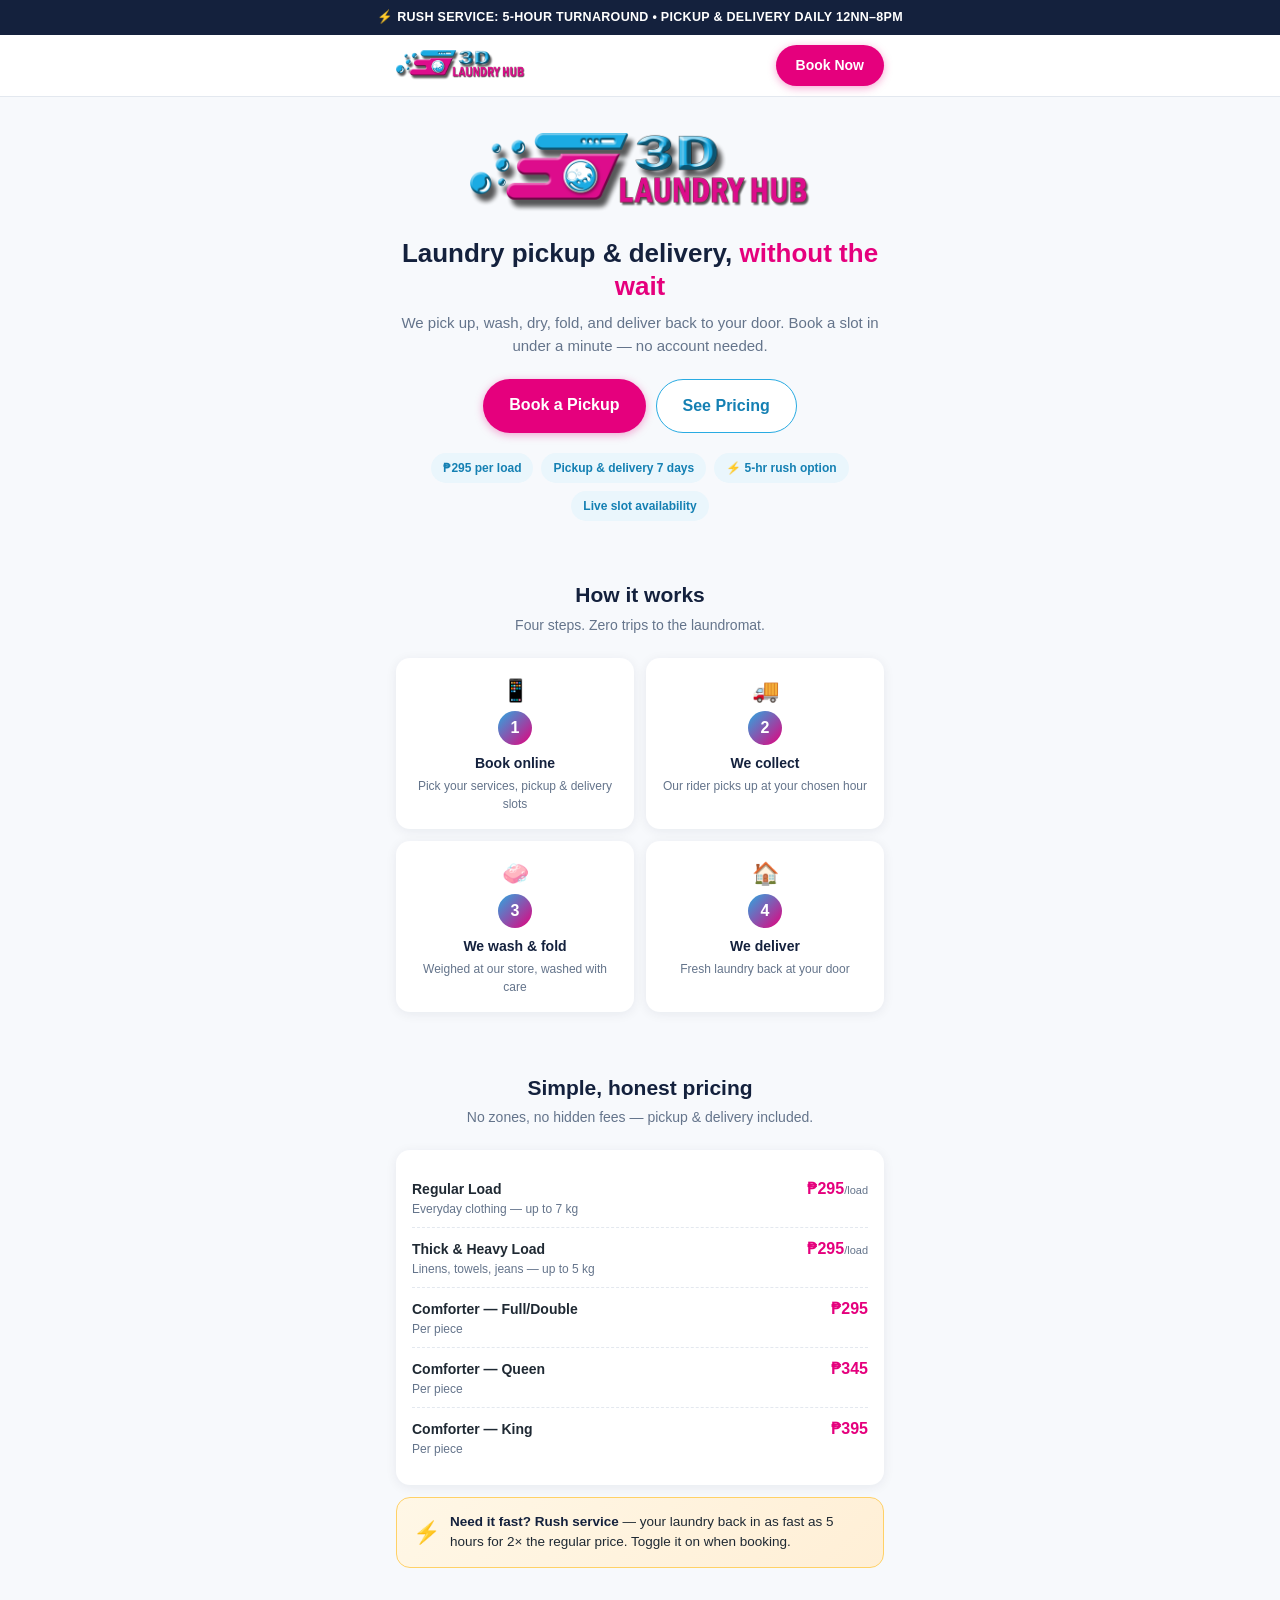
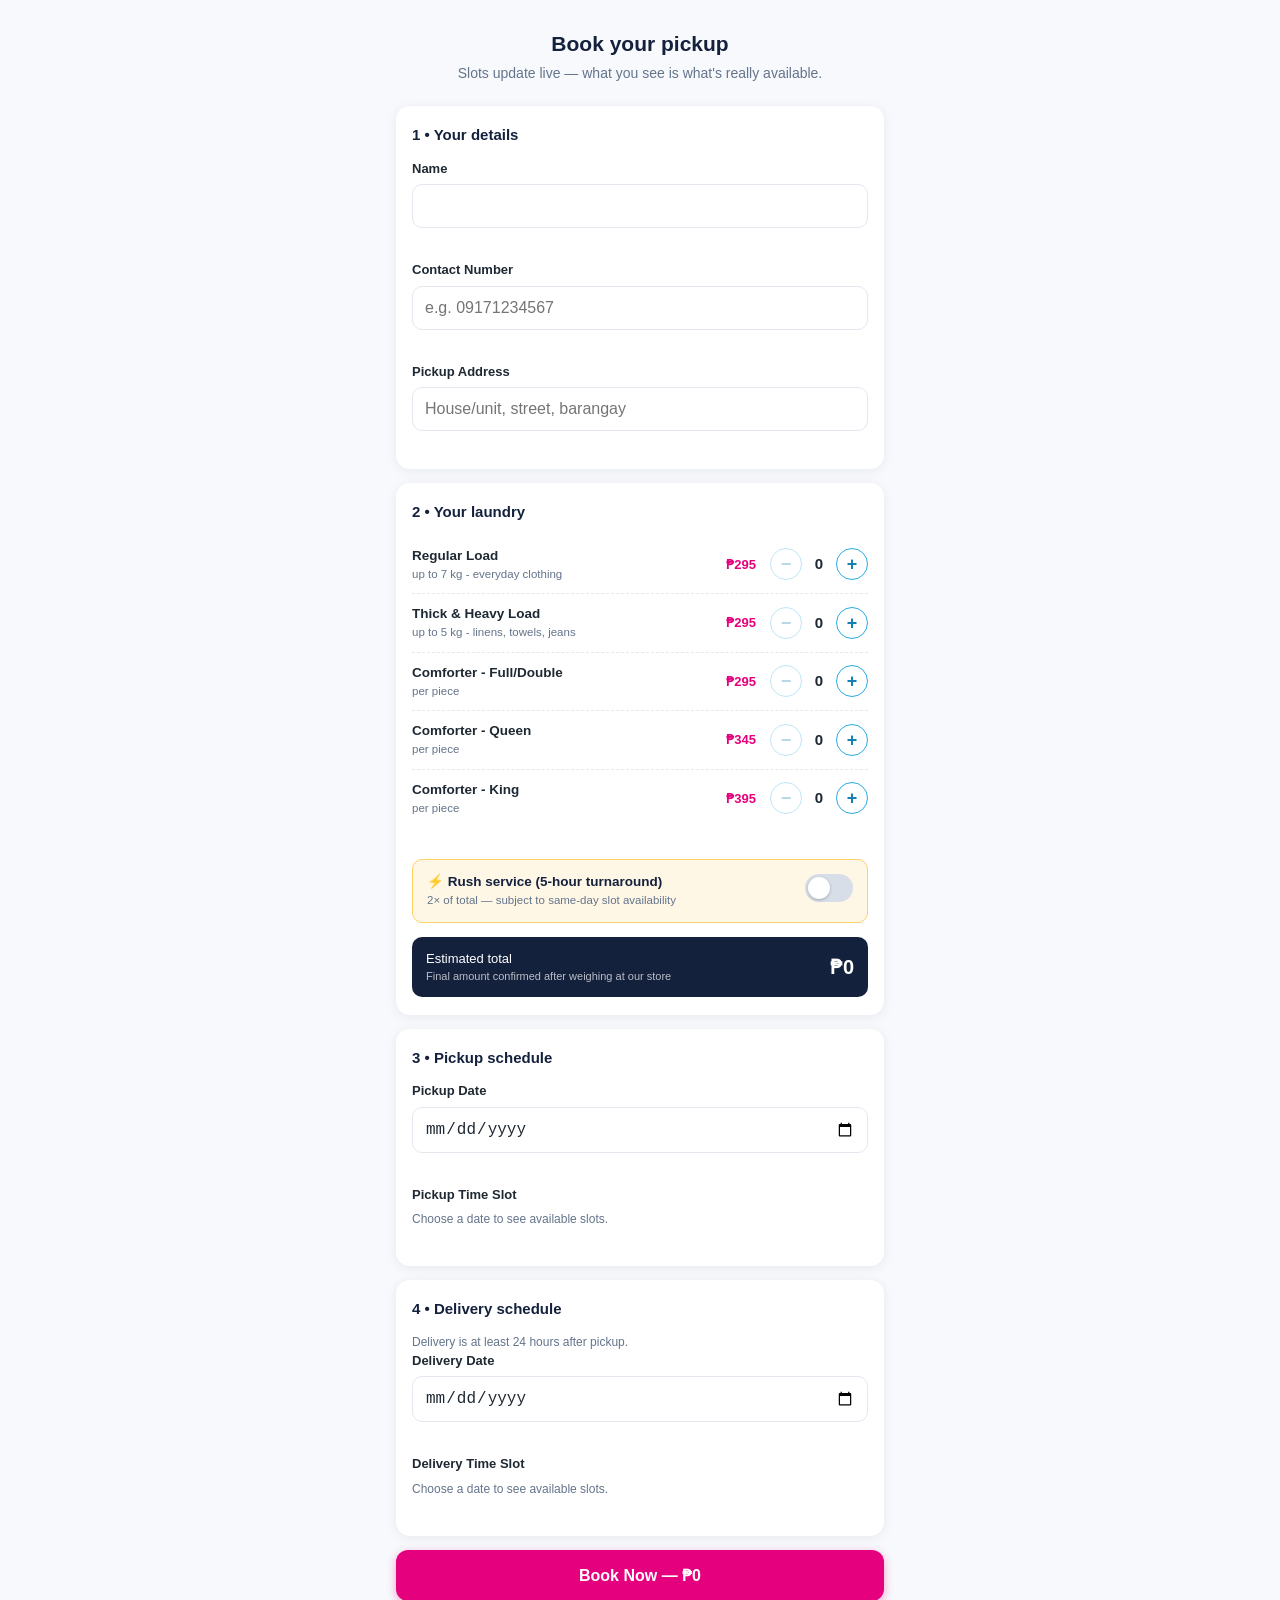
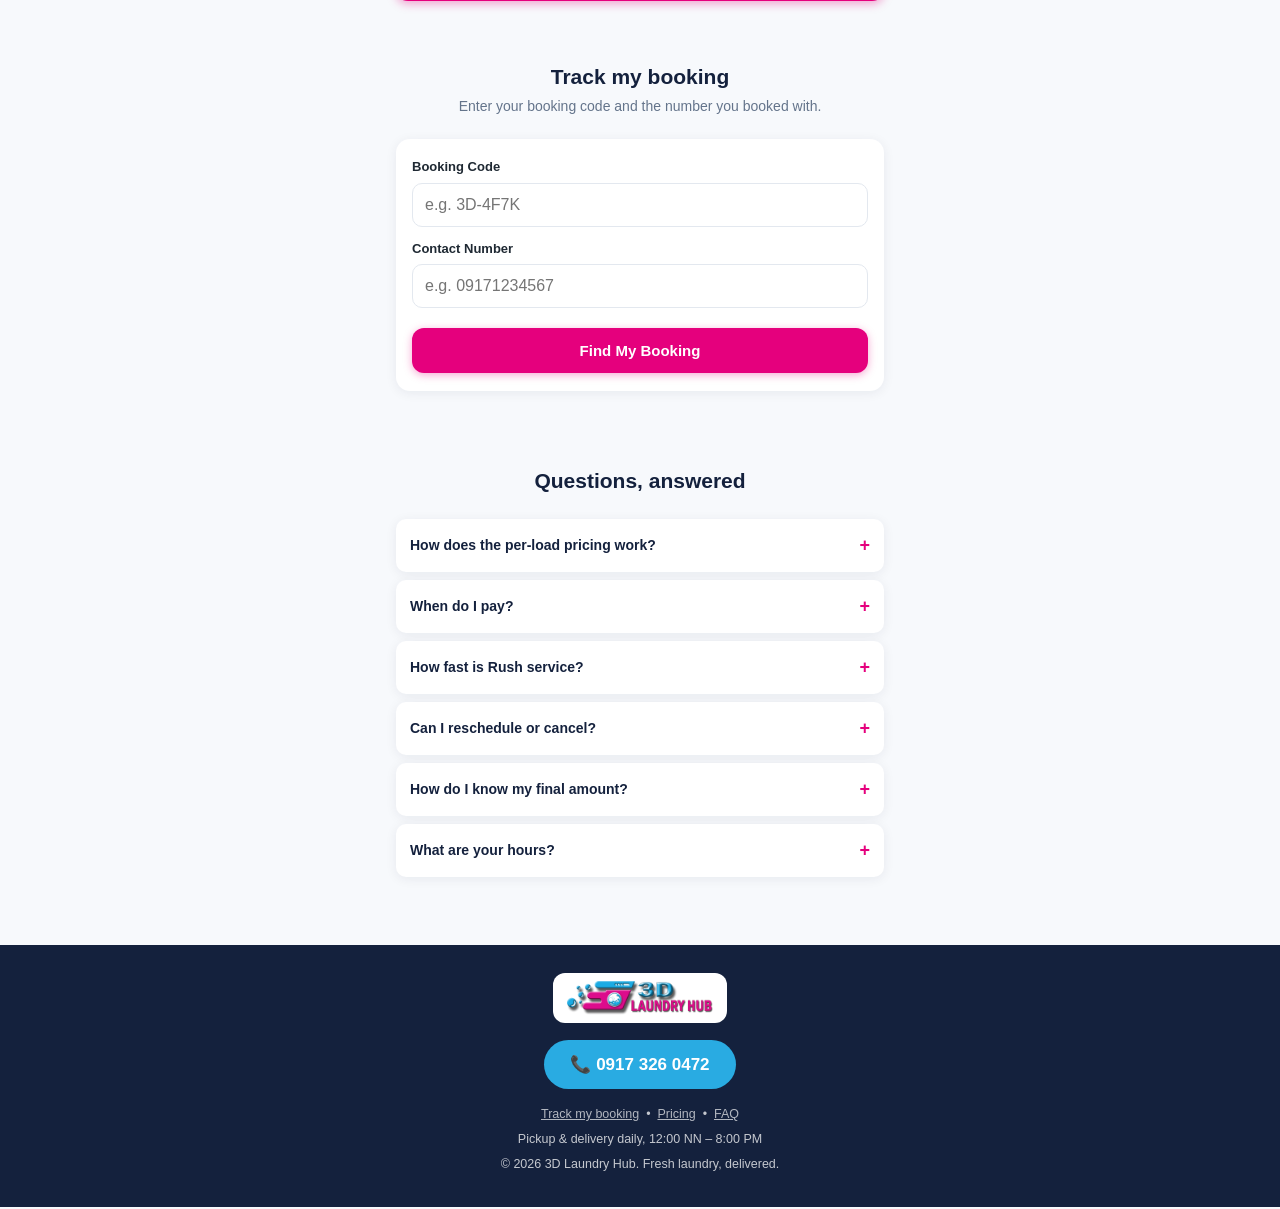
<file: index.html>
<!DOCTYPE html>
<html lang="en">
<head>
  <meta charset="utf-8">
  <meta name="viewport" content="width=device-width, initial-scale=1">
  <title>3D Laundry Hub - Laundry Pickup & Delivery | Book Online</title>
  <meta name="description" content="Book laundry pickup & delivery online. Wash, dry & fold from P295/load. Rush 5-hour service available. Pickup and delivery daily, 12NN-8PM.">
  <link rel="icon" type="image/png" href="icon.png">
  <link rel="apple-touch-icon" href="icon.png">
  <style>
    :root {
      --pink: #e5007d;
      --pink-dark: #b80065;
      --blue: #29abe2;
      --blue-dark: #1580b3;
      --navy: #14213d;
      --ok: #2e9e5b;
      --err: #d1453b;
      --bg: #f7f9fc;
      --card: #ffffff;
      --border: #e3e8ef;
      --text: #1f2933;
      --muted: #64748b;
      --radius: 14px;
      --shadow: 0 2px 12px rgba(20, 33, 61, 0.07);
    }
    * { box-sizing: border-box; }
    html { scroll-behavior: smooth; }
    body {
      margin: 0;
      font-family: -apple-system, BlinkMacSystemFont, "Segoe UI", Roboto, Helvetica, Arial, sans-serif;
      background: var(--bg);
      color: var(--text);
      line-height: 1.5;
    }
    .wrap { max-width: 520px; margin: 0 auto; padding: 0 16px; }

    /* Promo bar */
    .promo {
      background: var(--navy);
      color: #fff;
      text-align: center;
      font-size: 12.5px;
      font-weight: 600;
      letter-spacing: 0.3px;
      padding: 8px 12px;
    }
    .promo .zap { color: #ffd166; }

    /* Header */
    .site-header {
      position: sticky;
      top: 0;
      z-index: 50;
      background: rgba(255,255,255,0.95);
      backdrop-filter: blur(8px);
      border-bottom: 1px solid var(--border);
    }
    .site-header .bar {
      display: flex;
      align-items: center;
      justify-content: space-between;
      padding: 10px 16px;
      max-width: 520px;
      margin: 0 auto;
    }
    .site-header img { height: 30px; width: auto; }
    .btn {
      display: inline-block;
      border: none;
      border-radius: 999px;
      font-weight: 700;
      cursor: pointer;
      text-decoration: none;
      text-align: center;
    }
    .btn-primary {
      background: var(--pink);
      color: #fff;
      padding: 10px 20px;
      font-size: 14px;
      box-shadow: 0 2px 8px rgba(229, 0, 125, 0.35);
    }
    .btn-primary:active { background: var(--pink-dark); }

    /* Hero */
    .hero { text-align: center; padding: 36px 0 28px; }
    .hero img.logo { width: 82%; max-width: 340px; height: auto; margin-bottom: 18px; }
    .hero h1 {
      font-size: 26px;
      line-height: 1.25;
      margin: 0 0 10px;
      color: var(--navy);
      font-weight: 800;
    }
    .hero h1 .accent { color: var(--pink); }
    .hero p.sub { color: var(--muted); font-size: 15px; margin: 0 0 22px; }
    .hero .cta-row { display: flex; gap: 10px; justify-content: center; flex-wrap: wrap; }
    .btn-big { padding: 14px 26px; font-size: 16px; }
    .btn-ghost {
      background: #fff;
      color: var(--blue-dark);
      border: 1.5px solid var(--blue);
      padding: 14px 26px;
      font-size: 16px;
    }
    .badges { display: flex; gap: 8px; justify-content: center; flex-wrap: wrap; margin-top: 20px; }
    .badge {
      background: #eaf6fc;
      color: var(--blue-dark);
      font-size: 12px;
      font-weight: 600;
      padding: 6px 12px;
      border-radius: 999px;
    }

    /* Sections */
    section { padding: 30px 0; }
    .section-title {
      text-align: center;
      font-size: 21px;
      font-weight: 800;
      color: var(--navy);
      margin: 0 0 4px;
    }
    .section-sub { text-align: center; color: var(--muted); font-size: 14px; margin: 0 0 22px; }

    /* Steps */
    .steps { display: grid; grid-template-columns: 1fr 1fr; gap: 12px; }
    .step {
      background: var(--card);
      border-radius: var(--radius);
      padding: 16px 14px;
      box-shadow: var(--shadow);
      text-align: center;
    }
    .step .num {
      width: 34px; height: 34px;
      border-radius: 50%;
      background: linear-gradient(135deg, var(--blue), var(--pink));
      color: #fff;
      font-weight: 800;
      line-height: 34px;
      margin: 0 auto 8px;
    }
    .step .emoji { font-size: 22px; display: block; margin-bottom: 4px; }
    .step h3 { font-size: 14px; margin: 0 0 3px; color: var(--navy); }
    .step p { font-size: 12px; color: var(--muted); margin: 0; }

    /* Pricing */
    .price-card {
      background: var(--card);
      border-radius: var(--radius);
      box-shadow: var(--shadow);
      padding: 18px 16px;
      margin-bottom: 12px;
    }
    .price-row {
      display: flex;
      justify-content: space-between;
      align-items: baseline;
      padding: 9px 0;
      border-bottom: 1px dashed var(--border);
    }
    .price-row:last-child { border-bottom: none; }
    .price-row .name { font-size: 14px; font-weight: 600; }
    .price-row .name small { display: block; font-weight: 400; color: var(--muted); font-size: 12px; }
    .price-row .amt { font-size: 16px; font-weight: 800; color: var(--pink); white-space: nowrap; }
    .rush-banner {
      background: linear-gradient(135deg, #fff7e6, #ffefd6);
      border: 1px solid #ffd166;
      border-radius: var(--radius);
      padding: 14px 16px;
      font-size: 13.5px;
      display: flex;
      gap: 10px;
      align-items: center;
    }
    .rush-banner .icon { font-size: 22px; }
    .rush-banner b { color: var(--navy); }

    /* Booking form */
    .card {
      background: var(--card);
      border-radius: var(--radius);
      padding: 18px 16px;
      margin-bottom: 14px;
      box-shadow: var(--shadow);
    }
    .card h2 { font-size: 15px; margin: 0 0 12px; color: var(--navy); }
    label { display: block; font-size: 13px; font-weight: 600; margin: 12px 0 6px; }
    label:first-of-type { margin-top: 0; }
    input[type="text"], input[type="tel"], input[type="date"] {
      width: 100%;
      padding: 12px;
      font-size: 16px;
      border: 1px solid var(--border);
      border-radius: 10px;
      background: #fff;
      color: var(--text);
    }
    input:focus { outline: 2px solid var(--blue); outline-offset: 1px; }
    .error-text { color: var(--err); font-size: 12.5px; margin-top: 5px; min-height: 15px; }

    /* Service quantity rows */
    .svc-row {
      display: flex;
      align-items: center;
      justify-content: space-between;
      gap: 10px;
      padding: 10px 0;
      border-bottom: 1px dashed var(--border);
    }
    .svc-row:last-of-type { border-bottom: none; }
    .svc-info { flex: 1; }
    .svc-info .n { font-size: 13.5px; font-weight: 600; }
    .svc-info .d { font-size: 11.5px; color: var(--muted); }
    .svc-price { font-size: 13px; font-weight: 700; color: var(--pink); white-space: nowrap; margin-right: 4px; }
    .qty { display: flex; align-items: center; gap: 8px; }
    .qty button {
      width: 32px; height: 32px;
      border-radius: 50%;
      border: 1.5px solid var(--blue);
      background: #fff;
      color: var(--blue-dark);
      font-size: 18px;
      font-weight: 700;
      cursor: pointer;
      line-height: 1;
    }
    .qty button:disabled { opacity: 0.3; cursor: default; }
    .qty .q { min-width: 18px; text-align: center; font-weight: 700; font-size: 15px; }

    /* Rush toggle */
    .rush-toggle {
      display: flex;
      align-items: center;
      justify-content: space-between;
      background: #fff7e6;
      border: 1px solid #ffd166;
      border-radius: 10px;
      padding: 12px 14px;
      margin-top: 12px;
    }
    .rush-toggle .t { font-size: 13.5px; font-weight: 700; color: var(--navy); }
    .rush-toggle .t small { display: block; font-weight: 400; color: var(--muted); font-size: 11.5px; }
    .switch { position: relative; width: 48px; height: 28px; flex-shrink: 0; }
    .switch input { opacity: 0; width: 0; height: 0; }
    .slider {
      position: absolute; inset: 0;
      background: #d8dee7;
      border-radius: 999px;
      transition: 0.2s;
      cursor: pointer;
    }
    .slider:before {
      content: "";
      position: absolute;
      width: 22px; height: 22px;
      left: 3px; top: 3px;
      background: #fff;
      border-radius: 50%;
      transition: 0.2s;
      box-shadow: 0 1px 3px rgba(0,0,0,0.25);
    }
    .switch input:checked + .slider { background: var(--pink); }
    .switch input:checked + .slider:before { transform: translateX(20px); }

    /* Total */
    .total-bar {
      display: flex;
      justify-content: space-between;
      align-items: center;
      margin-top: 14px;
      padding: 12px 14px;
      background: var(--navy);
      border-radius: 10px;
      color: #fff;
    }
    .total-bar .lbl { font-size: 13px; }
    .total-bar .lbl small { display: block; opacity: 0.7; font-size: 11px; }
    .total-bar .val { font-size: 20px; font-weight: 800; }

    /* Slots */
    .slot-grid { display: grid; grid-template-columns: 1fr 1fr 1fr; gap: 8px; margin-top: 4px; }
    .slot-btn {
      padding: 10px 4px;
      font-size: 12px;
      font-weight: 600;
      border: 1.5px solid var(--border);
      border-radius: 10px;
      background: #fff;
      text-align: center;
      cursor: pointer;
    }
    .slot-btn.selected { border-color: var(--pink); background: var(--pink); color: #fff; }
    .slot-btn.full {
      background: #eef1f5;
      color: #b3bcc7;
      border-color: #eef1f5;
      cursor: not-allowed;
      text-decoration: line-through;
    }
    .slot-hint { font-size: 12px; color: var(--muted); margin-top: 6px; }

    button#submitBtn {
      width: 100%;
      padding: 16px;
      font-size: 16px;
      font-weight: 800;
      color: #fff;
      background: var(--pink);
      border: none;
      border-radius: 12px;
      cursor: pointer;
      box-shadow: 0 3px 10px rgba(229, 0, 125, 0.35);
    }
    button#submitBtn:disabled { background: #d8a0c2; cursor: not-allowed; box-shadow: none; }

    .banner {
      display: none;
      padding: 12px 14px;
      border-radius: 10px;
      font-size: 13.5px;
      margin-bottom: 14px;
    }
    .banner.error { background: #fdeceb; color: var(--err); border: 1px solid #f6c7c3; }

    /* Confirmation */
    #confirmScreen { display: none; text-align: center; padding-top: 10px; }
    #confirmScreen .check {
      width: 60px; height: 60px;
      border-radius: 50%;
      background: var(--ok);
      color: #fff;
      font-size: 32px;
      line-height: 60px;
      margin: 0 auto 14px;
    }
    .code-box {
      background: #eaf6fc;
      border: 2px dashed var(--blue);
      border-radius: 12px;
      padding: 12px;
      margin: 14px 0;
    }
    .code-box .c { font-size: 26px; font-weight: 800; letter-spacing: 3px; color: var(--navy); }
    .code-box .l { font-size: 12px; color: var(--muted); }
    .summary-row {
      display: flex; justify-content: space-between;
      padding: 10px 0;
      border-bottom: 1px solid var(--border);
      font-size: 14px; text-align: left;
    }
    .summary-row:last-child { border-bottom: none; }
    .summary-row .label { color: var(--muted); }
    .summary-row .value { font-weight: 600; text-align: right; }

    /* FAQ */
    details {
      background: var(--card);
      border-radius: 10px;
      box-shadow: var(--shadow);
      margin-bottom: 8px;
      padding: 0 14px;
    }
    summary {
      font-size: 14px; font-weight: 600;
      padding: 13px 0;
      cursor: pointer;
      color: var(--navy);
      list-style: none;
      display: flex; justify-content: space-between; align-items: center;
    }
    summary::after { content: "+"; color: var(--pink); font-size: 18px; font-weight: 700; }
    details[open] summary::after { content: "-"; }
    details p { font-size: 13px; color: var(--muted); margin: 0 0 13px; }

    /* Footer */
    footer {
      background: var(--navy);
      color: #fff;
      text-align: center;
      padding: 28px 16px 34px;
      margin-top: 30px;
    }
    footer .phone {
      display: inline-block;
      background: var(--blue);
      color: #fff;
      font-weight: 800;
      font-size: 17px;
      padding: 12px 26px;
      border-radius: 999px;
      text-decoration: none;
      margin: 10px 0;
    }
    footer p { font-size: 12.5px; opacity: 0.75; margin: 6px 0 0; }

    .spinner {
      display: inline-block;
      width: 14px; height: 14px;
      border: 2px solid rgba(255,255,255,0.4);
      border-top-color: #fff;
      border-radius: 50%;
      animation: spin 0.7s linear infinite;
      margin-right: 6px;
      vertical-align: -2px;
    }
    @keyframes spin { to { transform: rotate(360deg); } }
  </style>
</head>
<body>

  <div class="promo"><span class="zap">&#9889;</span> RUSH SERVICE: 5-HOUR TURNAROUND &bull; PICKUP &amp; DELIVERY DAILY 12NN&ndash;8PM</div>

  <header class="site-header">
    <div class="bar">
      <img src="logo.png" alt="3D Laundry Hub">
      <a href="#book" class="btn btn-primary">Book Now</a>
    </div>
  </header>

  <div class="wrap">

    <section class="hero">
      <img class="logo" src="logo.png" alt="3D Laundry Hub logo">
      <h1>Laundry pickup &amp; delivery, <span class="accent">without the wait</span></h1>
      <p class="sub">We pick up, wash, dry, fold, and deliver back to your door. Book a slot in under a minute &mdash; no account needed.</p>
      <div class="cta-row">
        <a href="#book" class="btn btn-primary btn-big">Book a Pickup</a>
        <a href="#pricing" class="btn btn-ghost">See Pricing</a>
      </div>
      <div class="badges">
        <span class="badge">&#8369;295 per load</span>
        <span class="badge">Pickup &amp; delivery 7 days</span>
        <span class="badge">&#9889; 5-hr rush option</span>
        <span class="badge">Live slot availability</span>
      </div>
    </section>

    <section id="how">
      <h2 class="section-title">How it works</h2>
      <p class="section-sub">Four steps. Zero trips to the laundromat.</p>
      <div class="steps">
        <div class="step"><span class="emoji">&#128241;</span><div class="num">1</div><h3>Book online</h3><p>Pick your services, pickup &amp; delivery slots</p></div>
        <div class="step"><span class="emoji">&#128666;</span><div class="num">2</div><h3>We collect</h3><p>Our rider picks up at your chosen hour</p></div>
        <div class="step"><span class="emoji">&#129532;</span><div class="num">3</div><h3>We wash &amp; fold</h3><p>Weighed at our store, washed with care</p></div>
        <div class="step"><span class="emoji">&#127968;</span><div class="num">4</div><h3>We deliver</h3><p>Fresh laundry back at your door</p></div>
      </div>
    </section>

    <section id="pricing">
      <h2 class="section-title">Simple, honest pricing</h2>
      <p class="section-sub">No zones, no hidden fees &mdash; pickup &amp; delivery included.</p>
      <div class="price-card">
        <div class="price-row">
          <div class="name">Regular Load<small>Everyday clothing &mdash; up to 7 kg</small></div>
          <div class="amt">&#8369;295<span style="font-size:11px;color:var(--muted);font-weight:400">/load</span></div>
        </div>
        <div class="price-row">
          <div class="name">Thick &amp; Heavy Load<small>Linens, towels, jeans &mdash; up to 5 kg</small></div>
          <div class="amt">&#8369;295<span style="font-size:11px;color:var(--muted);font-weight:400">/load</span></div>
        </div>
        <div class="price-row">
          <div class="name">Comforter &mdash; Full/Double<small>Per piece</small></div>
          <div class="amt">&#8369;295</div>
        </div>
        <div class="price-row">
          <div class="name">Comforter &mdash; Queen<small>Per piece</small></div>
          <div class="amt">&#8369;345</div>
        </div>
        <div class="price-row">
          <div class="name">Comforter &mdash; King<small>Per piece</small></div>
          <div class="amt">&#8369;395</div>
        </div>
      </div>
      <div class="rush-banner">
        <span class="icon">&#9889;</span>
        <div><b>Need it fast? Rush service</b> &mdash; your laundry back in as fast as 5 hours for 2&times; the regular price. Toggle it on when booking.</div>
      </div>
    </section>

    <section id="book">
      <h2 class="section-title">Book your pickup</h2>
      <p class="section-sub">Slots update live &mdash; what you see is what's really available.</p>

      <div id="errorBanner" class="banner error"></div>

      <form id="bookingForm" novalidate>
        <div class="card">
          <h2>1 &bull; Your details</h2>
          <label for="name">Name</label>
          <input type="text" id="name" autocomplete="name">
          <div class="error-text" id="err-name"></div>
          <label for="contact">Contact Number</label>
          <input type="tel" id="contact" autocomplete="tel" placeholder="e.g. 09171234567">
          <div class="error-text" id="err-contact"></div>
          <label for="location">Pickup Address</label>
          <input type="text" id="location" autocomplete="street-address" placeholder="House/unit, street, barangay">
          <div class="error-text" id="err-location"></div>
        </div>

        <div class="card">
          <h2>2 &bull; Your laundry</h2>
          <div id="services"></div>
          <div class="error-text" id="err-services"></div>
          <div class="rush-toggle">
            <div class="t">&#9889; Rush service (5-hour turnaround)<small>2&times; of total &mdash; subject to same-day slot availability</small></div>
            <label class="switch"><input type="checkbox" id="rushToggle"><span class="slider"></span></label>
          </div>
          <div class="total-bar">
            <div class="lbl">Estimated total<small>Final amount confirmed after weighing at our store</small></div>
            <div class="val" id="totalVal">&#8369;0</div>
          </div>
        </div>

        <div class="card">
          <h2>3 &bull; Pickup schedule</h2>
          <label for="pickupDate">Pickup Date</label>
          <input type="date" id="pickupDate">
          <div class="error-text" id="err-pickupDate"></div>
          <label>Pickup Time Slot</label>
          <div id="pickupSlots"><div class="slot-hint">Choose a date to see available slots.</div></div>
          <div class="error-text" id="err-pickupSlot"></div>
        </div>

        <div class="card">
          <h2>4 &bull; Delivery schedule</h2>
          <div class="slot-hint" id="turnaroundHint">Delivery is at least 24 hours after pickup.</div>
          <label for="deliveryDate">Delivery Date</label>
          <input type="date" id="deliveryDate">
          <div class="error-text" id="err-deliveryDate"></div>
          <label>Delivery Time Slot</label>
          <div id="deliverySlots"><div class="slot-hint">Choose a date to see available slots.</div></div>
          <div class="error-text" id="err-deliverySlot"></div>
        </div>

        <button type="submit" id="submitBtn">Book Now &mdash; <span id="btnTotal">&#8369;0</span></button>
      </form>

      <div id="confirmScreen">
        <div class="card">
          <div class="check">&#10003;</div>
          <h2 style="font-size:18px;">Booking Confirmed!</h2>
          <p style="color:var(--muted);font-size:13.5px;margin-top:0;">Thank you, <span id="confirmName"></span>! Save your booking code:</p>
          <div class="code-box">
            <div class="c" id="confirmCode"></div>
            <div class="l">Use this code to manage your booking</div>
          </div>
          <div class="summary-row"><span class="label">Services</span><span class="value" id="confirmServices"></span></div>
          <div class="summary-row"><span class="label">Pickup</span><span class="value" id="confirmPickup"></span></div>
          <div class="summary-row"><span class="label">Delivery</span><span class="value" id="confirmDelivery"></span></div>
          <div class="summary-row"><span class="label">Estimated Total</span><span class="value" id="confirmTotal"></span></div>
          <p style="font-size:12.5px;color:var(--muted);margin-top:14px;">
            We weigh your laundry at our store and contact you to confirm the final amount.
            Once it's confirmed, pay by GCash or pay the rider in cash on delivery.
          </p>
          <details style="box-shadow:none;border:1px solid var(--border);margin-top:4px;">
            <summary>Pay via GCash</summary>
            <img src="gcash.png" alt="GCash payment QR for 3D Laundry" style="width:100%;max-width:300px;border-radius:10px;display:block;margin:0 auto 10px;">
            <p style="text-align:center;">Scan with your GCash app once your final amount is confirmed. Transfer fees may apply.</p>
          </details>
          <a href="#track" class="btn btn-ghost" style="width:100%;padding:12px;border-radius:12px;font-size:14px;box-sizing:border-box;margin-top:8px;">Track this booking</a>
        </div>
      </div>
    </section>

    <section id="track">
      <h2 class="section-title">Track my booking</h2>
      <p class="section-sub">Enter your booking code and the number you booked with.</p>
      <div class="card">
        <label for="trackCode">Booking Code</label>
        <input type="text" id="trackCode" placeholder="e.g. 3D-4F7K" autocapitalize="characters">
        <label for="trackPhone">Contact Number</label>
        <input type="tel" id="trackPhone" placeholder="e.g. 09171234567">
        <div class="error-text" id="err-track"></div>
        <button type="button" id="trackBtn" class="btn btn-primary" style="width:100%;padding:14px;border-radius:12px;font-size:15px;">Find My Booking</button>
      </div>

      <div class="card" id="trackResult" style="display:none;">
        <div style="display:flex;justify-content:space-between;align-items:center;margin-bottom:10px;">
          <h2 style="margin:0;">Booking <span id="tbCode"></span></h2>
          <span id="tbStatus" class="badge"></span>
        </div>
        <div class="summary-row"><span class="label">Services</span><span class="value" id="tbServices"></span></div>
        <div class="summary-row"><span class="label">Pickup</span><span class="value" id="tbPickup"></span></div>
        <div class="summary-row"><span class="label">Delivery</span><span class="value" id="tbDelivery"></span></div>
        <div class="summary-row"><span class="label" id="tbAmountLabel">Amount</span><span class="value" id="tbAmount"></span></div>
        <div class="summary-row"><span class="label">Payment</span><span class="value" id="tbPayment"></span></div>
        <div class="slot-hint" id="tbAmountNote"></div>
        <div id="tbGcash" style="display:none;margin-top:12px;text-align:center;background:#eaf6fc;border-radius:12px;padding:14px;">
          <div style="font-size:13.5px;font-weight:700;color:var(--navy);margin-bottom:8px;">Pay your confirmed amount via GCash</div>
          <img src="gcash.png" alt="GCash payment QR for 3D Laundry" style="width:100%;max-width:280px;border-radius:10px;">
          <div class="slot-hint">Scan with your GCash app. Transfer fees may apply.<br>Prefer cash? Pay the rider on delivery.</div>
          <button type="button" id="tbPayBtn" class="btn btn-primary" style="width:100%;padding:14px;border-radius:12px;font-size:15px;margin-top:12px;">Pay now</button>
        </div>
        <div id="tbActions" style="display:none;margin-top:14px;">
          <button type="button" id="tbReschedBtn" class="btn btn-ghost" style="width:100%;padding:12px;border-radius:12px;font-size:14px;margin-bottom:8px;">Reschedule</button>
          <button type="button" id="tbCancelBtn" class="btn" style="width:100%;padding:12px;border-radius:12px;font-size:14px;background:#fdeceb;color:var(--err);border:1.5px solid #f6c7c3;">Cancel this booking</button>
        </div>
        <div class="slot-hint" id="tbLocked" style="display:none;">Changes are closed within 24 hours of pickup. Need help? Call <a href="tel:09173260472">0917 326 0472</a>.</div>
      </div>

      <div class="card" id="reschedPanel" style="display:none;">
        <h2>New schedule</h2>
        <label for="rsPickupDate">New Pickup Date</label>
        <input type="date" id="rsPickupDate">
        <label>New Pickup Time Slot</label>
        <div id="rsPickupSlots"><div class="slot-hint">Choose a date to see available slots.</div></div>
        <label for="rsDeliveryDate">New Delivery Date</label>
        <input type="date" id="rsDeliveryDate">
        <label>New Delivery Time Slot</label>
        <div id="rsDeliverySlots"><div class="slot-hint">Choose a date to see available slots.</div></div>
        <div class="error-text" id="err-resched"></div>
        <button type="button" id="rsSaveBtn" class="btn btn-primary" style="width:100%;padding:14px;border-radius:12px;font-size:15px;margin-top:10px;">Save New Schedule</button>
      </div>
    </section>

    <section id="faq">
      <h2 class="section-title">Questions, answered</h2>
      <p class="section-sub"></p>
      <details>
        <summary>How does the per-load pricing work?</summary>
        <p>One load is up to 7 kg of regular clothing, or up to 5 kg of thick and heavy items (linens, towels, jeans). We weigh your laundry at our store and contact you to confirm the final price.</p>
      </details>
      <details>
        <summary>When do I pay?</summary>
        <p>After we weigh your laundry and confirm the final amount with you. Pay by cash or GCash &mdash; whichever is easier for you.</p>
      </details>
      <details>
        <summary>How fast is Rush service?</summary>
        <p>As fast as 5 hours from pickup, at 2&times; the regular price. Book the 12&ndash;1PM, 1&ndash;2PM or 2&ndash;3PM pickup slot for same-day delivery, subject to slot availability.</p>
      </details>
      <details>
        <summary>Can I reschedule or cancel?</summary>
        <p>Yes &mdash; up to 24 hours before your pickup, right on this site. Scroll to <a href="#track">Track my booking</a>, enter your booking code and contact number, and use the Reschedule or Cancel buttons. Inside 24 hours, call us at 0917 326 0472.</p>
      </details>
      <details>
        <summary>How do I know my final amount?</summary>
        <p>After we weigh your laundry at our store, we contact you, and the confirmed amount appears in <a href="#track">Track my booking</a> &mdash; look for the green &ldquo;Final Amount&rdquo;. Until then you'll see your booking estimate.</p>
      </details>
      <details>
        <summary>What are your hours?</summary>
        <p>We pick up and deliver every day, 12:00 NN to 8:00 PM, in one-hour slots you choose at booking.</p>
      </details>
    </section>

  </div>

  <footer>
    <span style="display:inline-block;background:#fff;border-radius:12px;padding:8px 14px;"><img src="logo.png" alt="3D Laundry Hub" style="height:34px;display:block;"></span>
    <br>
    <a class="phone" href="tel:09173260472">&#128222; 0917 326 0472</a>
    <p><a href="#track" style="color:#fff;opacity:0.9;">Track my booking</a> &nbsp;&bull;&nbsp; <a href="#pricing" style="color:#fff;opacity:0.9;">Pricing</a> &nbsp;&bull;&nbsp; <a href="#faq" style="color:#fff;opacity:0.9;">FAQ</a></p>
    <p>Pickup &amp; delivery daily, 12:00 NN &ndash; 8:00 PM</p>
    <p>&copy; 2026 3D Laundry Hub. Fresh laundry, delivered.</p>
  </footer>

  <script>
    // ====== CONFIG ======
    var API_URL = 'https://script.google.com/macros/s/AKfycby7YtYUymMwzkfJgc5pxge6_zR0FR2Ddfw6ndvMZjZe4oZKZ6F4SxJYLEiwTMeZkJSp/exec';

    var SLOT_LABELS = [
      '12:00 PM - 1:00 PM', '1:00 PM - 2:00 PM', '2:00 PM - 3:00 PM',
      '3:00 PM - 4:00 PM', '4:00 PM - 5:00 PM', '5:00 PM - 6:00 PM',
      '6:00 PM - 7:00 PM', '7:00 PM - 8:00 PM'
    ];
    var SLOT_START_HOUR = 12; // slot i starts at (12 + i):00

    var SERVICES = [
      { id: 'load_regular', name: 'Regular Load', desc: 'up to 7 kg - everyday clothing', price: 295, unit: 'load' },
      { id: 'load_heavy', name: 'Thick & Heavy Load', desc: 'up to 5 kg - linens, towels, jeans', price: 295, unit: 'load' },
      { id: 'comforter_full', name: 'Comforter - Full/Double', desc: 'per piece', price: 295, unit: 'pc' },
      { id: 'comforter_queen', name: 'Comforter - Queen', desc: 'per piece', price: 345, unit: 'pc' },
      { id: 'comforter_king', name: 'Comforter - King', desc: 'per piece', price: 395, unit: 'pc' }
    ];
    var RUSH_MULTIPLIER = 2;
    var NORMAL_GAP_HOURS = 24;
    var RUSH_GAP_HOURS = 5;

    // ====== STATE ======
    var state = {
      qty: {},
      rush: false,
      pickupSlot: null,
      deliverySlot: null,
      pickupAvailability: {},
      deliveryAvailability: {}
    };
    SERVICES.forEach(function (s) { state.qty[s.id] = 0; });

    var form = document.getElementById('bookingForm');
    var submitBtn = document.getElementById('submitBtn');
    var errorBanner = document.getElementById('errorBanner');
    var pickupDateInput = document.getElementById('pickupDate');
    var deliveryDateInput = document.getElementById('deliveryDate');
    var pickupSlotsEl = document.getElementById('pickupSlots');
    var deliverySlotsEl = document.getElementById('deliverySlots');
    var rushToggle = document.getElementById('rushToggle');

    // ====== HELPERS ======
    // All schedule logic is pinned to Philippine time (+08:00, no DST) so it
    // behaves correctly no matter what timezone the viewer's device is set to.
    var PH_OFFSET = '+08:00';
    function todayISO() {
      return new Date(Date.now() + 8 * 3600000).toISOString().slice(0, 10);
    }
    function addDays(iso, n) {
      var d = new Date(iso + 'T00:00:00Z');
      d.setUTCDate(d.getUTCDate() + n);
      return d.toISOString().slice(0, 10);
    }
    function peso(n) { return '\u20B1' + n.toLocaleString('en-PH'); }
    function gapHours() { return state.rush ? RUSH_GAP_HOURS : NORMAL_GAP_HOURS; }

    function slotStartMs(dateStr, slotIdx) {
      return Date.parse(dateStr + 'T00:00:00' + PH_OFFSET) + (SLOT_START_HOUR + slotIdx) * 3600000;
    }

    function isSlotPast(dateStr, slotIdx) {
      return slotStartMs(dateStr, slotIdx) <= Date.now();
    }

    /** Earliest date with at least one still-bookable pickup slot (PH time). */
    function minPickupDate() {
      var t = todayISO();
      return isSlotPast(t, SLOT_LABELS.length - 1) ? addDays(t, 1) : t;
    }

    function minDeliveryDate() {
      if (!pickupDateInput.value) return addDays(todayISO(), state.rush ? 0 : 1);
      if (state.rush) {
        // Rush: same-day possible only if a slot exists >= pickup + 5h
        if (state.pickupSlot !== null) {
          var pIdx = SLOT_LABELS.indexOf(state.pickupSlot);
          var lastStart = slotStartMs(pickupDateInput.value, SLOT_LABELS.length - 1);
          if (lastStart >= slotStartMs(pickupDateInput.value, pIdx) + RUSH_GAP_HOURS * 3600000) {
            return pickupDateInput.value;
          }
        }
        return addDays(pickupDateInput.value, 1);
      }
      return addDays(pickupDateInput.value, 1);
    }

    function isSlotTooEarly(slot) {
      if (!pickupDateInput.value || !state.pickupSlot || !deliveryDateInput.value) return false;
      var pIdx = SLOT_LABELS.indexOf(state.pickupSlot);
      var dIdx = SLOT_LABELS.indexOf(slot);
      return slotStartMs(deliveryDateInput.value, dIdx) <
             slotStartMs(pickupDateInput.value, pIdx) + gapHours() * 3600000;
    }

    // ====== SERVICES UI ======
    function renderServices() {
      var wrap = document.getElementById('services');
      wrap.innerHTML = '';
      SERVICES.forEach(function (s) {
        var row = document.createElement('div');
        row.className = 'svc-row';
        row.innerHTML =
          '<div class="svc-info"><div class="n">' + s.name + '</div><div class="d">' + s.desc + '</div></div>' +
          '<div class="svc-price">' + peso(s.price) + '</div>';
        var qty = document.createElement('div');
        qty.className = 'qty';
        var minus = document.createElement('button');
        minus.type = 'button'; minus.textContent = '\u2212';
        var q = document.createElement('span');
        q.className = 'q'; q.textContent = state.qty[s.id];
        var plus = document.createElement('button');
        plus.type = 'button'; plus.textContent = '+';
        minus.disabled = state.qty[s.id] === 0;
        minus.addEventListener('click', function () { changeQty(s.id, -1); });
        plus.addEventListener('click', function () { changeQty(s.id, 1); });
        qty.appendChild(minus); qty.appendChild(q); qty.appendChild(plus);
        row.appendChild(qty);
        wrap.appendChild(row);
      });
    }
    function changeQty(id, delta) {
      state.qty[id] = Math.max(0, Math.min(9, state.qty[id] + delta));
      document.getElementById('err-services').textContent = '';
      renderServices();
      updateTotal();
    }
    function baseTotal() {
      return SERVICES.reduce(function (sum, s) { return sum + s.price * state.qty[s.id]; }, 0);
    }
    function estimatedTotal() {
      var t = baseTotal();
      return state.rush ? Math.round(t * RUSH_MULTIPLIER) : t;
    }
    function updateTotal() {
      var t = estimatedTotal();
      document.getElementById('totalVal').textContent = peso(t);
      document.getElementById('btnTotal').textContent = peso(t);
    }

    // ====== SLOTS UI ======
    function renderSlots(container, type) {
      container.innerHTML = '';
      container.className = 'slot-grid';
      SLOT_LABELS.forEach(function (slot) {
        var btn = document.createElement('div');
        btn.className = 'slot-btn';
        btn.textContent = slot.replace(':00', '').replace(':00', '').replace(' - ', '-');
        var availability = type === 'pickup' ? state.pickupAvailability : state.deliveryAvailability;
        var remaining = availability[slot];
        var isFull = remaining !== undefined && remaining <= 0;
        var dateVal = (type === 'pickup' ? pickupDateInput : deliveryDateInput).value;
        var past = dateVal && isSlotPast(dateVal, SLOT_LABELS.indexOf(slot));
        var tooEarly = (type === 'delivery' && isSlotTooEarly(slot)) || past;
        if (isFull || tooEarly) {
          btn.classList.add('full');
        } else {
          btn.addEventListener('click', function () { selectSlot(type, slot); });
        }
        var selected = type === 'pickup' ? state.pickupSlot : state.deliverySlot;
        if (selected === slot && !isFull && !tooEarly) btn.classList.add('selected');
        container.appendChild(btn);
      });
    }

    function selectSlot(type, slot) {
      if (type === 'pickup') {
        state.pickupSlot = slot;
        document.getElementById('err-pickupSlot').textContent = '';
        syncDeliveryConstraints();
        renderSlots(pickupSlotsEl, 'pickup');
      } else {
        state.deliverySlot = slot;
        document.getElementById('err-deliverySlot').textContent = '';
        renderSlots(deliverySlotsEl, 'delivery');
      }
    }

    function syncDeliveryConstraints() {
      var minD = minDeliveryDate();
      deliveryDateInput.min = minD;
      if (pickupDateInput.value && (!deliveryDateInput.value || deliveryDateInput.value < minD)) {
        deliveryDateInput.value = minD;
        loadAvailability('delivery');
        return;
      }
      if (state.deliverySlot && isSlotTooEarly(state.deliverySlot)) state.deliverySlot = null;
      if (deliveryDateInput.value) renderSlots(deliverySlotsEl, 'delivery');
    }

    // ====== API ======
    function api(payload) {
      return fetch(API_URL, {
        method: 'POST',
        body: JSON.stringify(payload) // text/plain body avoids CORS preflight
      }).then(function (r) { return r.json(); });
    }

    function loadAvailability(type) {
      var dateInput = type === 'pickup' ? pickupDateInput : deliveryDateInput;
      var container = type === 'pickup' ? pickupSlotsEl : deliverySlotsEl;
      if (type === 'pickup') { state.pickupSlot = null; } else { state.deliverySlot = null; }
      if (!dateInput.value) {
        container.className = '';
        container.innerHTML = '<div class="slot-hint">Choose a date to see available slots.</div>';
        return;
      }
      container.className = '';
      container.innerHTML = '<div class="slot-hint">Loading availability&hellip;</div>';
      api({ action: 'availability', type: type, date: dateInput.value })
        .then(function (res) {
          if (!res.success) throw new Error(res.error || 'availability failed');
          if (type === 'pickup') { state.pickupAvailability = res.remaining; }
          else { state.deliveryAvailability = res.remaining; }
          renderSlots(container, type);
        })
        .catch(function () {
          container.className = '';
          container.innerHTML = '<div class="slot-hint">Could not load availability. Check your connection and re-pick the date.</div>';
        });
    }

    // ====== EVENTS ======
    rushToggle.addEventListener('change', function () {
      state.rush = rushToggle.checked;
      document.getElementById('turnaroundHint').textContent = state.rush
        ? '\u26A1 Rush: delivery as fast as 5 hours after pickup.'
        : 'Delivery is at least 24 hours after pickup.';
      updateTotal();
      syncDeliveryConstraints();
    });

    pickupDateInput.min = minPickupDate();
    deliveryDateInput.min = addDays(todayISO(), 1);

    pickupDateInput.addEventListener('change', function () {
      document.getElementById('err-pickupDate').textContent = '';
      if (pickupDateInput.value && pickupDateInput.value < minPickupDate()) {
        pickupDateInput.value = minPickupDate();
      }
      loadAvailability('pickup');
      syncDeliveryConstraints();
    });

    deliveryDateInput.addEventListener('change', function () {
      document.getElementById('err-deliveryDate').textContent = '';
      var minD = minDeliveryDate();
      if (deliveryDateInput.value && deliveryDateInput.value < minD) {
        deliveryDateInput.value = minD;
      }
      loadAvailability('delivery');
    });

    // ====== VALIDATE & SUBMIT ======
    function showBanner(msg) {
      errorBanner.textContent = msg;
      errorBanner.style.display = 'block';
      errorBanner.scrollIntoView({ behavior: 'smooth', block: 'center' });
    }
    function clearErrors() {
      document.querySelectorAll('.error-text').forEach(function (el) { el.textContent = ''; });
      errorBanner.style.display = 'none';
    }
    function setErr(f, m) { document.getElementById('err-' + f).textContent = m; }

    form.addEventListener('submit', function (e) {
      e.preventDefault();
      clearErrors();
      var valid = true;
      var name = document.getElementById('name').value.trim();
      var contact = document.getElementById('contact').value.trim();
      var location = document.getElementById('location').value.trim();

      if (!name) { setErr('name', 'Name is required.'); valid = false; }
      if (!contact || !/^[0-9+\-\s()]{7,15}$/.test(contact)) { setErr('contact', 'Enter a valid contact number.'); valid = false; }
      if (!location) { setErr('location', 'Pickup address is required.'); valid = false; }
      if (baseTotal() === 0) { setErr('services', 'Add at least one load or comforter.'); valid = false; }
      if (!pickupDateInput.value) { setErr('pickupDate', 'Pickup date is required.'); valid = false; }
      if (!deliveryDateInput.value) { setErr('deliveryDate', 'Delivery date is required.'); valid = false; }
      if (!state.pickupSlot) { setErr('pickupSlot', 'Choose a pickup time slot.'); valid = false; }
      if (state.pickupSlot && pickupDateInput.value && isSlotPast(pickupDateInput.value, SLOT_LABELS.indexOf(state.pickupSlot))) {
        setErr('pickupSlot', 'That pickup time has passed. Please pick a later slot.'); valid = false;
        loadAvailability('pickup');
      }
      if (!state.deliverySlot) { setErr('deliverySlot', 'Choose a delivery time slot.'); valid = false; }
      if (state.pickupSlot && state.deliverySlot && isSlotTooEarly(state.deliverySlot)) {
        setErr('deliverySlot', 'That delivery slot is inside the turnaround time. Pick a later one.'); valid = false;
      }
      if (!valid) return;

      var services = SERVICES.filter(function (s) { return state.qty[s.id] > 0; })
        .map(function (s) { return { id: s.id, name: s.name, qty: state.qty[s.id], price: s.price }; });

      submitBtn.disabled = true;
      submitBtn.innerHTML = '<span class="spinner"></span>Booking&hellip;';

      api({
        action: 'submit',
        name: name, contact: contact, location: location,
        pickupDate: pickupDateInput.value, pickupSlot: state.pickupSlot,
        deliveryDate: deliveryDateInput.value, deliverySlot: state.deliverySlot,
        services: services, rush: state.rush, estimatedTotal: estimatedTotal()
      }).then(function (res) {
        submitBtn.disabled = false;
        submitBtn.innerHTML = 'Book Now &mdash; <span id="btnTotal">' + peso(estimatedTotal()) + '</span>';
        if (!res.success) {
          showBanner(res.error || 'Something went wrong. Please try again.');
          if (res.field === 'pickup') loadAvailability('pickup');
          if (res.field === 'delivery') loadAvailability('delivery');
          return;
        }
        var b = res.booking;
        document.getElementById('confirmName').textContent = b.name;
        document.getElementById('confirmCode').textContent = b.code;
        document.getElementById('confirmServices').textContent = services.map(function (s) { return s.qty + '\u00D7 ' + s.name; }).join(', ') + (state.rush ? ' (RUSH)' : '');
        document.getElementById('confirmPickup').textContent = b.pickupDate + ', ' + b.pickupSlot;
        document.getElementById('confirmDelivery').textContent = b.deliveryDate + ', ' + b.deliverySlot;
        document.getElementById('confirmTotal').textContent = peso(b.estimatedTotal) + ' (estimated)';
        form.style.display = 'none';
        document.getElementById('confirmScreen').style.display = 'block';
        document.getElementById('confirmScreen').scrollIntoView({ behavior: 'smooth' });
      }).catch(function () {
        submitBtn.disabled = false;
        submitBtn.innerHTML = 'Book Now &mdash; <span id="btnTotal">' + peso(estimatedTotal()) + '</span>';
        showBanner('Could not submit. Please check your connection and try again.');
      });
    });

    // ====== TRACK / CANCEL / RESCHEDULE ======
    var track = { booking: null, code: '', phone: '' };
    var rs = { pickupSlot: null, deliverySlot: null, pickupAvail: {}, deliveryAvail: {} };
    var rsPickupDate = document.getElementById('rsPickupDate');
    var rsDeliveryDate = document.getElementById('rsDeliveryDate');
    var rsPickupSlots = document.getElementById('rsPickupSlots');
    var rsDeliverySlots = document.getElementById('rsDeliverySlots');

    function statusColor(s) {
      if (s === 'Delivered') return ['#e7f6ec', '#217a46'];
      if (s === 'Cancelled') return ['#fdeceb', '#d1453b'];
      if (s === 'Out for Delivery') return ['#fff7e6', '#9a6b00'];
      return ['#eaf6fc', '#1580b3'];
    }

    function showTrackResult(b) {
      track.booking = b;
      document.getElementById('tbCode').textContent = b.code;
      var st = document.getElementById('tbStatus');
      st.textContent = b.status;
      var c = statusColor(b.status);
      st.style.background = c[0]; st.style.color = c[1];
      document.getElementById('tbServices').textContent = (b.services || 'See staff') + (b.rush ? ' (RUSH)' : '');
      document.getElementById('tbPickup').textContent = b.pickupDate + ', ' + b.pickupSlot;
      document.getElementById('tbDelivery').textContent = b.deliveryDate + ', ' + b.deliverySlot;
      var amountEl = document.getElementById('tbAmount');
      var note = document.getElementById('tbAmountNote');
      if (b.finalAmount !== null) {
        document.getElementById('tbAmountLabel').textContent = 'Final Amount';
        amountEl.textContent = peso(b.finalAmount);
        amountEl.style.color = 'var(--ok)';
        note.textContent = '\u2713 Confirmed after weighing' + (b.payment === 'Unpaid' ? ' \u2014 payable by cash or GCash on delivery.' : '.');
      } else {
        document.getElementById('tbAmountLabel').textContent = 'Estimated Amount';
        amountEl.textContent = b.estimatedTotal !== null ? peso(b.estimatedTotal) : 'To be confirmed';
        amountEl.style.color = '';
        note.textContent = 'Final amount will appear here after weighing at our store.';
      }
      document.getElementById('tbPayment').textContent = b.payment;
      // Show the GCash panel exactly when payment is due: amount confirmed, still unpaid, not cancelled
      document.getElementById('tbGcash').style.display =
        (b.finalAmount !== null && b.payment === 'Unpaid' && b.status !== 'Cancelled') ? 'block' : 'none';
      document.getElementById('tbActions').style.display = b.canModify ? 'block' : 'none';
      document.getElementById('tbLocked').style.display =
        (!b.canModify && b.status !== 'Cancelled' && b.status !== 'Delivered') ? 'block' : 'none';
      document.getElementById('trackResult').style.display = 'block';
      document.getElementById('reschedPanel').style.display = 'none';
    }

    document.getElementById('tbPayBtn').addEventListener('click', function () {
      try { sessionStorage.setItem('pay3d', JSON.stringify({ code: track.code, phone: track.phone })); } catch (e) {}
      window.location.href = 'pay/';
    });

    document.getElementById('trackBtn').addEventListener('click', function () {
      var code = document.getElementById('trackCode').value.trim().toUpperCase();
      var phone = document.getElementById('trackPhone').value.trim();
      var err = document.getElementById('err-track');
      err.textContent = '';
      if (!code || !phone) { err.textContent = 'Enter both your booking code and contact number.'; return; }
      var btn = document.getElementById('trackBtn');
      btn.disabled = true; btn.textContent = 'Searching\u2026';
      track.code = code; track.phone = phone;
      api({ action: 'find', code: code, contact: phone })
        .then(function (res) {
          btn.disabled = false; btn.textContent = 'Find My Booking';
          if (!res.success) { err.textContent = res.error; document.getElementById('trackResult').style.display = 'none'; return; }
          showTrackResult(res.booking);
        })
        .catch(function () {
          btn.disabled = false; btn.textContent = 'Find My Booking';
          err.textContent = 'Connection problem. Please try again.';
        });
    });

    document.getElementById('tbCancelBtn').addEventListener('click', function () {
      if (!window.confirm('Cancel booking ' + track.booking.code + '? This cannot be undone.')) return;
      var btn = document.getElementById('tbCancelBtn');
      btn.disabled = true; btn.textContent = 'Cancelling\u2026';
      api({ action: 'cancel', code: track.code, contact: track.phone })
        .then(function (res) {
          btn.disabled = false; btn.textContent = 'Cancel this booking';
          if (!res.success) { document.getElementById('err-track').textContent = res.error; return; }
          showTrackResult(res.booking);
        })
        .catch(function () { btn.disabled = false; btn.textContent = 'Cancel this booking'; });
    });

    // --- Reschedule mini-picker (uses the booking's own rush rule) ---
    function rsGapHours() { return track.booking && track.booking.rush ? RUSH_GAP_HOURS : NORMAL_GAP_HOURS; }
    function rsTooEarly(slot) {
      if (!rsPickupDate.value || !rs.pickupSlot || !rsDeliveryDate.value) return false;
      var pIdx = SLOT_LABELS.indexOf(rs.pickupSlot);
      var dIdx = SLOT_LABELS.indexOf(slot);
      return slotStartMs(rsDeliveryDate.value, dIdx) < slotStartMs(rsPickupDate.value, pIdx) + rsGapHours() * 3600000;
    }
    function rsRender(container, type) {
      container.innerHTML = '';
      container.className = 'slot-grid';
      SLOT_LABELS.forEach(function (slot) {
        var btn = document.createElement('div');
        btn.className = 'slot-btn';
        btn.textContent = slot.replace(':00', '').replace(':00', '').replace(' - ', '-');
        var avail = type === 'pickup' ? rs.pickupAvail : rs.deliveryAvail;
        var full = avail[slot] !== undefined && avail[slot] <= 0;
        var dateVal = (type === 'pickup' ? rsPickupDate : rsDeliveryDate).value;
        var past = dateVal && isSlotPast(dateVal, SLOT_LABELS.indexOf(slot));
        var early = type === 'delivery' && rsTooEarly(slot);
        if (full || past || early) {
          btn.classList.add('full');
        } else {
          btn.addEventListener('click', function () {
            if (type === 'pickup') { rs.pickupSlot = slot; if (rs.deliverySlot && rsTooEarly(rs.deliverySlot)) rs.deliverySlot = null; rsRender(rsDeliverySlots, 'delivery'); }
            else { rs.deliverySlot = slot; }
            rsRender(container, type);
          });
        }
        var sel = type === 'pickup' ? rs.pickupSlot : rs.deliverySlot;
        if (sel === slot && !full && !past && !early) btn.classList.add('selected');
        container.appendChild(btn);
      });
    }
    function rsLoad(type) {
      var input = type === 'pickup' ? rsPickupDate : rsDeliveryDate;
      var container = type === 'pickup' ? rsPickupSlots : rsDeliverySlots;
      if (type === 'pickup') rs.pickupSlot = null; else rs.deliverySlot = null;
      if (!input.value) return;
      container.className = '';
      container.innerHTML = '<div class="slot-hint">Loading availability&hellip;</div>';
      api({ action: 'availability', type: type, date: input.value })
        .then(function (res) {
          if (type === 'pickup') rs.pickupAvail = res.remaining; else rs.deliveryAvail = res.remaining;
          rsRender(container, type);
        })
        .catch(function () { container.innerHTML = '<div class="slot-hint">Could not load availability.</div>'; });
    }
    document.getElementById('tbReschedBtn').addEventListener('click', function () {
      var p = document.getElementById('reschedPanel');
      p.style.display = p.style.display === 'none' ? 'block' : 'none';
      rsPickupDate.min = minPickupDate();
      rsDeliveryDate.min = addDays(todayISO(), 1);
      p.scrollIntoView({ behavior: 'smooth', block: 'center' });
    });
    rsPickupDate.addEventListener('change', function () {
      if (rsPickupDate.value && rsPickupDate.value < minPickupDate()) rsPickupDate.value = minPickupDate();
      var minD = addDays(rsPickupDate.value || todayISO(), track.booking && track.booking.rush ? 0 : 1);
      rsDeliveryDate.min = minD;
      if (rsDeliveryDate.value && rsDeliveryDate.value < minD) { rsDeliveryDate.value = minD; rsLoad('delivery'); }
      rsLoad('pickup');
    });
    rsDeliveryDate.addEventListener('change', function () { rsLoad('delivery'); });
    document.getElementById('rsSaveBtn').addEventListener('click', function () {
      var err = document.getElementById('err-resched');
      err.textContent = '';
      if (!rsPickupDate.value || !rs.pickupSlot || !rsDeliveryDate.value || !rs.deliverySlot) {
        err.textContent = 'Choose new pickup and delivery dates and time slots.'; return;
      }
      var btn = document.getElementById('rsSaveBtn');
      btn.disabled = true; btn.textContent = 'Saving\u2026';
      api({
        action: 'reschedule', code: track.code, contact: track.phone,
        pickupDate: rsPickupDate.value, pickupSlot: rs.pickupSlot,
        deliveryDate: rsDeliveryDate.value, deliverySlot: rs.deliverySlot
      }).then(function (res) {
        btn.disabled = false; btn.textContent = 'Save New Schedule';
        if (!res.success) { err.textContent = res.error; return; }
        showTrackResult(res.booking);
        document.getElementById('trackResult').scrollIntoView({ behavior: 'smooth', block: 'center' });
      }).catch(function () {
        btn.disabled = false; btn.textContent = 'Save New Schedule';
        err.textContent = 'Connection problem. Please try again.';
      });
    });

    // ====== INIT ======
    renderServices();
    updateTotal();
  </script>
</body>
</html>
</file>
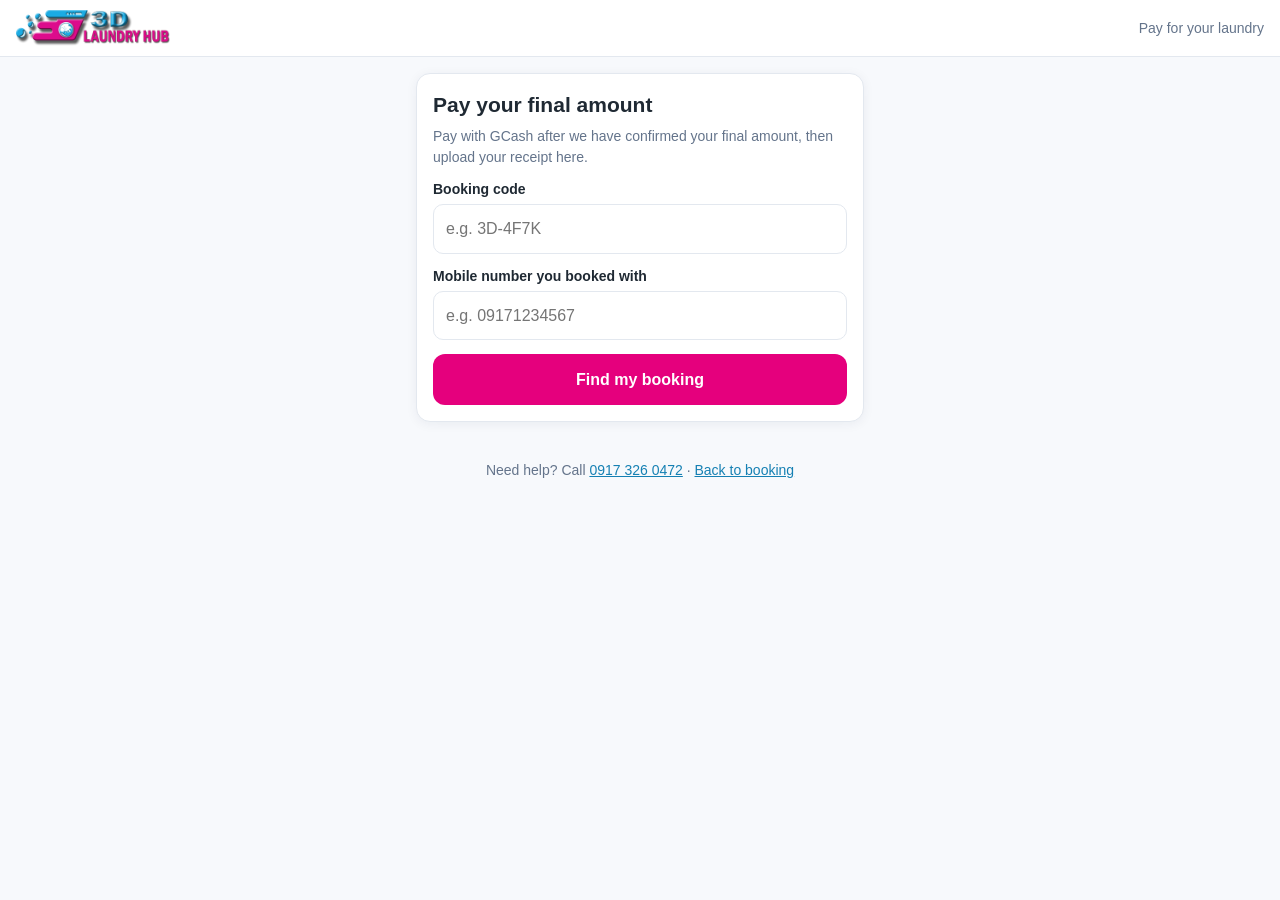
<file: pay/index.html>
<!DOCTYPE html>
<html lang="en">
<head>
  <meta charset="UTF-8">
  <meta name="viewport" content="width=device-width, initial-scale=1">
  <meta name="robots" content="noindex, nofollow">
  <meta name="referrer" content="no-referrer">
  <meta http-equiv="Content-Security-Policy" content="default-src 'none'; script-src 'self'; style-src 'self'; img-src 'self' blob: data:; connect-src https://script.google.com https://script.googleusercontent.com https://*.googleusercontent.com; base-uri 'none'; form-action 'none'">
  <title>3D Laundry Hub - Pay for your laundry</title>
  <link rel="icon" href="../icon.png">
  <link rel="stylesheet" href="pay.css">
</head>
<body>
  <header class="hdr">
    <a href="../"><img src="../logo.png" alt="3D Laundry Hub"></a>
    <span>Pay for your laundry</span>
  </header>
  <main class="wrap" id="app"><p class="muted center">Loading...</p></main>
  <footer class="foot">Need help? Call <a href="tel:09173260472">0917 326 0472</a> &middot; <a href="../">Back to booking</a></footer>
  <noscript><p class="center">This page needs JavaScript.</p></noscript>
  <script src="config.js"></script>
  <script src="pay.js"></script>
</body>
</html>
</file>
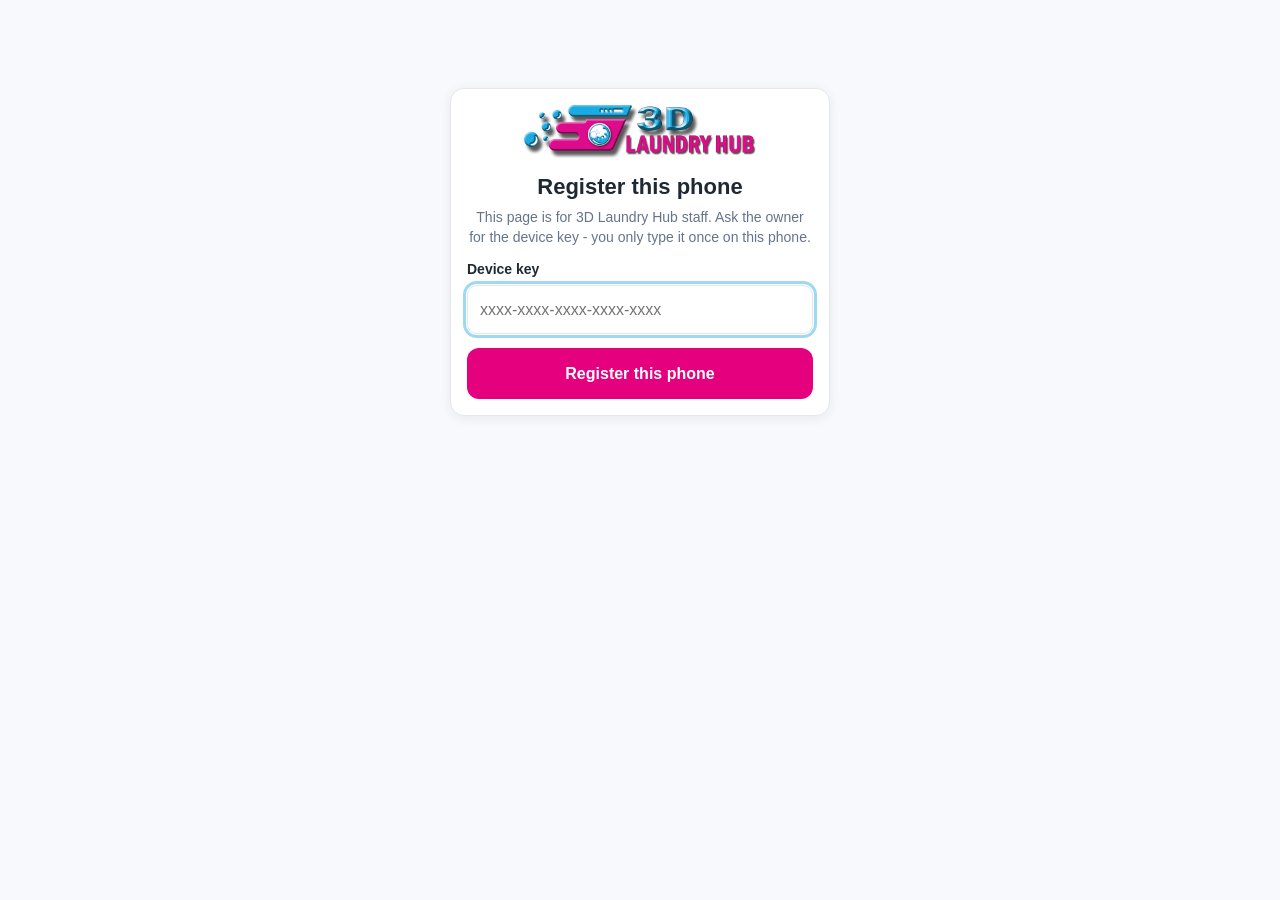
<file: staff/index.html>
<!DOCTYPE html>
<html lang="en">
<head>
  <meta charset="UTF-8">
  <meta name="viewport" content="width=device-width, initial-scale=1">
  <meta name="robots" content="noindex, nofollow, noarchive">
  <meta name="referrer" content="no-referrer">
  <meta http-equiv="Content-Security-Policy" content="default-src 'none'; script-src 'self'; style-src 'self'; img-src 'self' data:; connect-src https://script.google.com https://script.googleusercontent.com https://*.googleusercontent.com; base-uri 'none'; form-action 'none'">
  <title>3D Laundry Hub - Staff</title>
  <link rel="icon" href="../icon.png">
  <link rel="stylesheet" href="staff.css">
</head>
<body>
  <div id="app"><p class="boot">Loading...</p></div>
  <noscript><p class="boot">This page needs JavaScript.</p></noscript>
  <script src="config.js"></script>
  <script src="staff.js"></script>
</body>
</html>
</file>
<file: pay/pay.css>
:root {
  --pink: #e5007d;
  --pink-dark: #b80065;
  --blue: #29abe2;
  --blue-dark: #1580b3;
  --navy: #14213d;
  --ok: #2e9e5b;
  --ok-bg: #e8f6ee;
  --err: #d1453b;
  --err-bg: #fdecea;
  --warn-bg: #fff4d6;
  --bg: #f7f9fc;
  --border: #e3e8ef;
  --text: #1f2933;
  --muted: #64748b;
}
* { box-sizing: border-box; }
html { -webkit-text-size-adjust: 100%; }
body {
  margin: 0;
  font-family: -apple-system, BlinkMacSystemFont, "Segoe UI", Roboto, Helvetica, Arial, sans-serif;
  background: var(--bg);
  color: var(--text);
  font-size: 16px;
  line-height: 1.45;
}
[hidden] { display: none !important; }
a { color: var(--blue-dark); }
.hdr { background: #fff; border-bottom: 1px solid var(--border); padding: 10px 16px; display: flex; align-items: center; gap: 10px; }
.hdr img { height: 36px; display: block; }
.hdr span { margin-left: auto; color: var(--muted); font-size: 14px; }
.wrap { max-width: 480px; margin: 0 auto; padding: 16px; }
.foot { text-align: center; color: var(--muted); font-size: 14px; padding: 8px 16px 28px; }
.card { background: #fff; border: 1px solid var(--border); border-radius: 14px; padding: 16px; margin-bottom: 14px; box-shadow: 0 2px 12px rgba(20, 33, 61, 0.06); }
h1 { font-size: 21px; margin: 0 0 6px; }
h2 { font-size: 17px; margin: 0 0 10px; }
p { margin: 0 0 10px; }
.muted { color: var(--muted); font-size: 14px; }
.center { text-align: center; }
label { display: block; font-weight: 600; font-size: 14px; margin: 12px 0 5px; }
input[type=text], input[type=tel] {
  width: 100%; font: inherit; padding: 12px; border: 1.5px solid var(--border); border-radius: 10px; background: #fff; color: var(--text);
}
input.ref { font-size: 20px; font-weight: 800; letter-spacing: 1px; border-color: var(--blue); }
input:focus, button:focus-visible, .upload:focus-within { outline: 3px solid rgba(41, 171, 226, 0.45); outline-offset: 1px; }
.btn {
  display: block; width: 100%; font: inherit; font-weight: 800; border: 0; border-radius: 12px; padding: 14px 16px; min-height: 50px;
  margin-top: 14px; background: var(--pink); color: #fff; cursor: pointer; text-align: center;
}
.btn.ok { background: var(--ok); }
.btn.alt { background: #fff; color: var(--navy); border: 1.5px solid var(--border); font-weight: 700; }
.btn:disabled { opacity: 0.5; cursor: not-allowed; }
.msg { border-radius: 10px; padding: 11px 13px; margin: 12px 0 0; font-size: 15px; }
.msg.err { background: var(--err-bg); color: #8c2019; }
.msg.ok { background: var(--ok-bg); color: #17623a; }
.msg.warn { background: var(--warn-bg); color: #6b4400; }
.row { display: flex; justify-content: space-between; gap: 12px; padding: 6px 0; font-size: 15px; }
.row span:first-child { color: var(--muted); }
.total { display: flex; justify-content: space-between; border-top: 2px solid var(--navy); margin-top: 8px; padding-top: 12px; font-size: 23px; font-weight: 800; }
.total b { color: var(--ok); }
.qr { text-align: center; background: #eaf6fc; border-radius: 12px; padding: 14px; }
.qr img { width: 100%; max-width: 260px; border-radius: 10px; display: block; margin: 0 auto 8px; }
.upload {
  display: block; border: 2px dashed var(--blue); border-radius: 12px; padding: 20px 12px; text-align: center; color: var(--blue-dark);
  font-weight: 800; background: #f0f9fe; margin-top: 10px; cursor: pointer;
}
.upload small { display: block; font-weight: 500; color: var(--muted); margin-top: 4px; }
.upload input { position: absolute; width: 1px; height: 1px; opacity: 0; }
.shot { display: flex; gap: 12px; align-items: flex-start; }
.shot img { width: 120px; max-height: 220px; object-fit: contain; border-radius: 10px; border: 1px solid var(--border); background: #fff; flex: none; }
.check { display: flex; gap: 10px; align-items: flex-start; margin-top: 14px; font-weight: 600; font-size: 15px; }
.check input { width: 22px; height: 22px; margin: 1px 0 0; flex: none; }
.done { text-align: center; }
.done .c { width: 64px; height: 64px; border-radius: 50%; background: var(--ok); color: #fff; font-size: 36px; line-height: 64px; margin: 4px auto 10px; }
.done .c.wait { background: var(--blue); }
</file>
<file: staff/staff.css>
:root {
  --pink: #e5007d;
  --pink-dark: #b80065;
  --blue: #29abe2;
  --blue-dark: #1580b3;
  --navy: #14213d;
  --ok: #2e9e5b;
  --ok-bg: #e8f6ee;
  --err: #d1453b;
  --err-bg: #fdecea;
  --warn: #9a6200;
  --warn-bg: #fff4d6;
  --bg: #f7f9fc;
  --card: #ffffff;
  --border: #e3e8ef;
  --text: #1f2933;
  --muted: #64748b;
  --radius: 14px;
  --shadow: 0 2px 12px rgba(20, 33, 61, 0.07);
}
* { box-sizing: border-box; }
html { -webkit-text-size-adjust: 100%; }
body {
  margin: 0;
  font-family: -apple-system, BlinkMacSystemFont, "Segoe UI", Roboto, Helvetica, Arial, sans-serif;
  background: var(--bg);
  color: var(--text);
  font-size: 16px;
  line-height: 1.45;
}
[hidden] { display: none !important; }
.boot { text-align: center; color: var(--muted); padding: 60px 16px; }

.topbar {
  background: var(--navy);
  color: #fff;
  padding: 10px 16px;
  display: flex;
  align-items: center;
  gap: 10px;
  flex-wrap: wrap;
  position: sticky;
  top: 0;
  z-index: 5;
}
.topbar .brand { font-weight: 800; letter-spacing: 0.2px; margin-right: auto; }
.topbar .brand small { display: block; font-weight: 500; font-size: 12px; opacity: 0.75; }
.topbar button {
  background: rgba(255, 255, 255, 0.12);
  color: #fff;
  border: 0;
  border-radius: 999px;
  padding: 8px 14px;
  font-size: 14px;
  font-weight: 600;
  min-height: 38px;
}
.topbar button.on { background: var(--pink); }

.wrap { max-width: 640px; margin: 0 auto; padding: 16px; }
.card {
  background: var(--card);
  border: 1px solid var(--border);
  border-radius: var(--radius);
  box-shadow: var(--shadow);
  padding: 16px;
  margin-bottom: 14px;
}
h1 { font-size: 22px; margin: 0 0 4px; }
h2 { font-size: 17px; margin: 0 0 10px; }
p { margin: 0 0 10px; }
.muted { color: var(--muted); font-size: 14px; }
.center { text-align: center; }

.login { max-width: 380px; margin: 8vh auto 0; }
.login img { height: 54px; display: block; margin: 0 auto 12px; }

label { display: block; font-weight: 600; font-size: 14px; margin: 12px 0 5px; }
input[type=text], input[type=password], input[type=search], textarea {
  width: 100%;
  font: inherit;
  padding: 12px;
  border: 1.5px solid var(--border);
  border-radius: 10px;
  background: #fff;
  color: var(--text);
}
textarea { min-height: 70px; resize: vertical; }
select {
  width: 100%;
  font: inherit;
  font-weight: 600;
  padding: 12px;
  min-height: 50px;
  border: 1.5px solid var(--border);
  border-radius: 10px;
  background: #fff;
  color: var(--text);
}
input:focus, textarea:focus, select:focus, button:focus-visible { outline: 3px solid rgba(41, 171, 226, 0.45); outline-offset: 1px; }

.btn {
  display: block;
  width: 100%;
  font: inherit;
  font-weight: 700;
  border: 0;
  border-radius: 12px;
  padding: 14px 16px;
  min-height: 50px;
  margin-top: 14px;
  background: var(--pink);
  color: #fff;
  cursor: pointer;
}
.btn:hover { background: var(--pink-dark); }
.btn.alt { background: #fff; color: var(--navy); border: 1.5px solid var(--border); }
.btn.alt:hover { background: var(--bg); }
.btn.ok { background: var(--ok); }
.btn.danger { background: #fff; color: var(--err); border: 1.5px solid var(--err); }
.btn.small { display: inline-block; width: auto; min-height: 38px; padding: 8px 12px; margin: 0 6px 0 0; font-size: 14px; }
.btn:disabled { opacity: 0.5; cursor: not-allowed; }

.msg { border-radius: 10px; padding: 11px 13px; margin: 12px 0 0; font-size: 15px; }
.msg.err { background: var(--err-bg); color: #8c2019; }
.msg.ok { background: var(--ok-bg); color: #17623a; }
.msg.warn { background: var(--warn-bg); color: #6b4400; }
.msg.top { margin: 0 0 14px; }

.tabs { display: flex; gap: 6px; margin-bottom: 12px; }
.tabs button {
  flex: 1;
  font: inherit;
  font-weight: 700;
  font-size: 14px;
  padding: 10px 6px;
  min-height: 46px;
  border: 1.5px solid var(--border);
  border-radius: 12px;
  background: #fff;
  color: var(--muted);
}
.tabs button.on { border-color: var(--pink); color: var(--pink-dark); background: #fff0f8; }
.tabs .n { display: block; font-size: 17px; color: var(--text); font-variant-numeric: tabular-nums; }

.search { display: flex; gap: 8px; margin-bottom: 12px; }
.search .btn { width: auto; margin: 0; min-height: 0; padding: 0 16px; }

.item {
  display: block;
  width: 100%;
  text-align: left;
  font: inherit;
  color: inherit;
  background: var(--card);
  border: 1px solid var(--border);
  border-radius: var(--radius);
  padding: 13px 15px;
  margin-bottom: 10px;
  cursor: pointer;
}
.item:hover { border-color: var(--blue); }
.item .row1 { display: flex; justify-content: space-between; gap: 10px; font-weight: 700; }
.item .row2 { color: var(--muted); font-size: 14px; margin-top: 2px; }
.amt { font-variant-numeric: tabular-nums; white-space: nowrap; }

.badge {
  display: inline-block;
  font-size: 12px;
  font-weight: 700;
  padding: 2px 9px;
  border-radius: 999px;
  background: #eef2f7;
  color: var(--muted);
  margin-right: 6px;
  vertical-align: middle;
}
.badge.rush { background: #fff0f8; color: var(--pink-dark); }
.badge.warn { background: var(--warn-bg); color: var(--warn); }
.badge.ok { background: var(--ok-bg); color: #17623a; }
.badge.proof { background: #e0f2fe; color: var(--blue-dark); }
.proofimg { display: block; width: 100%; max-height: 520px; object-fit: contain; border-radius: 10px; border: 1px solid var(--border); background: #fff; margin-bottom: 10px; }

.kv { display: grid; grid-template-columns: 110px 1fr; gap: 6px 10px; font-size: 15px; margin: 0; }
.kv dt { color: var(--muted); }
.kv dd { margin: 0; overflow-wrap: anywhere; }
a { color: var(--blue-dark); }

.line { display: flex; align-items: center; gap: 10px; padding: 11px 0; border-bottom: 1px solid var(--border); }
.line:last-of-type { border-bottom: 0; }
.line .nm { flex: 1; font-weight: 600; }
.line .nm small { display: block; color: var(--muted); font-weight: 400; }
.stepper { display: flex; align-items: center; gap: 6px; }
.stepper button {
  width: 44px;
  height: 44px;
  border-radius: 12px;
  border: 1.5px solid var(--border);
  background: #fff;
  font-size: 22px;
  font-weight: 700;
  color: var(--navy);
}
.stepper button:disabled { opacity: 0.35; }
.stepper .q { width: 34px; text-align: center; font-weight: 800; font-size: 18px; font-variant-numeric: tabular-nums; }

.sum { display: flex; justify-content: space-between; padding: 6px 0; font-variant-numeric: tabular-nums; }
.sum.total { border-top: 2px solid var(--navy); margin-top: 8px; padding-top: 12px; font-size: 22px; font-weight: 800; }
.sum.total .amt { color: var(--pink-dark); }
.sum.final .amt { color: var(--ok); }

.check { display: flex; gap: 10px; align-items: flex-start; margin-top: 14px; font-weight: 600; font-size: 15px; }
.check input { width: 22px; height: 22px; margin: 1px 0 0; flex: none; }
.radio { display: flex; gap: 8px; flex-wrap: wrap; }
.radio label {
  flex: 1;
  margin: 0;
  text-align: center;
  border: 1.5px solid var(--border);
  border-radius: 12px;
  padding: 12px 8px;
  font-weight: 700;
  cursor: pointer;
  min-width: 96px;
}
.radio input { position: absolute; opacity: 0; }
.radio input:checked + span { color: var(--pink-dark); }
.radio label.on { border-color: var(--pink); background: #fff0f8; }

.log { font-size: 14px; border-bottom: 1px solid var(--border); padding: 9px 0; }
.log b { font-size: 13px; letter-spacing: 0.3px; }
.log .d { color: var(--muted); overflow-wrap: anywhere; }
.back { background: none; border: 0; color: var(--blue-dark); font: inherit; font-weight: 700; padding: 6px 0 12px; cursor: pointer; }
.staffrow { border-bottom: 1px solid var(--border); padding: 12px 0; }
.staffrow:last-child { border-bottom: 0; }
.staffrow .acts { margin-top: 8px; }
</file>
